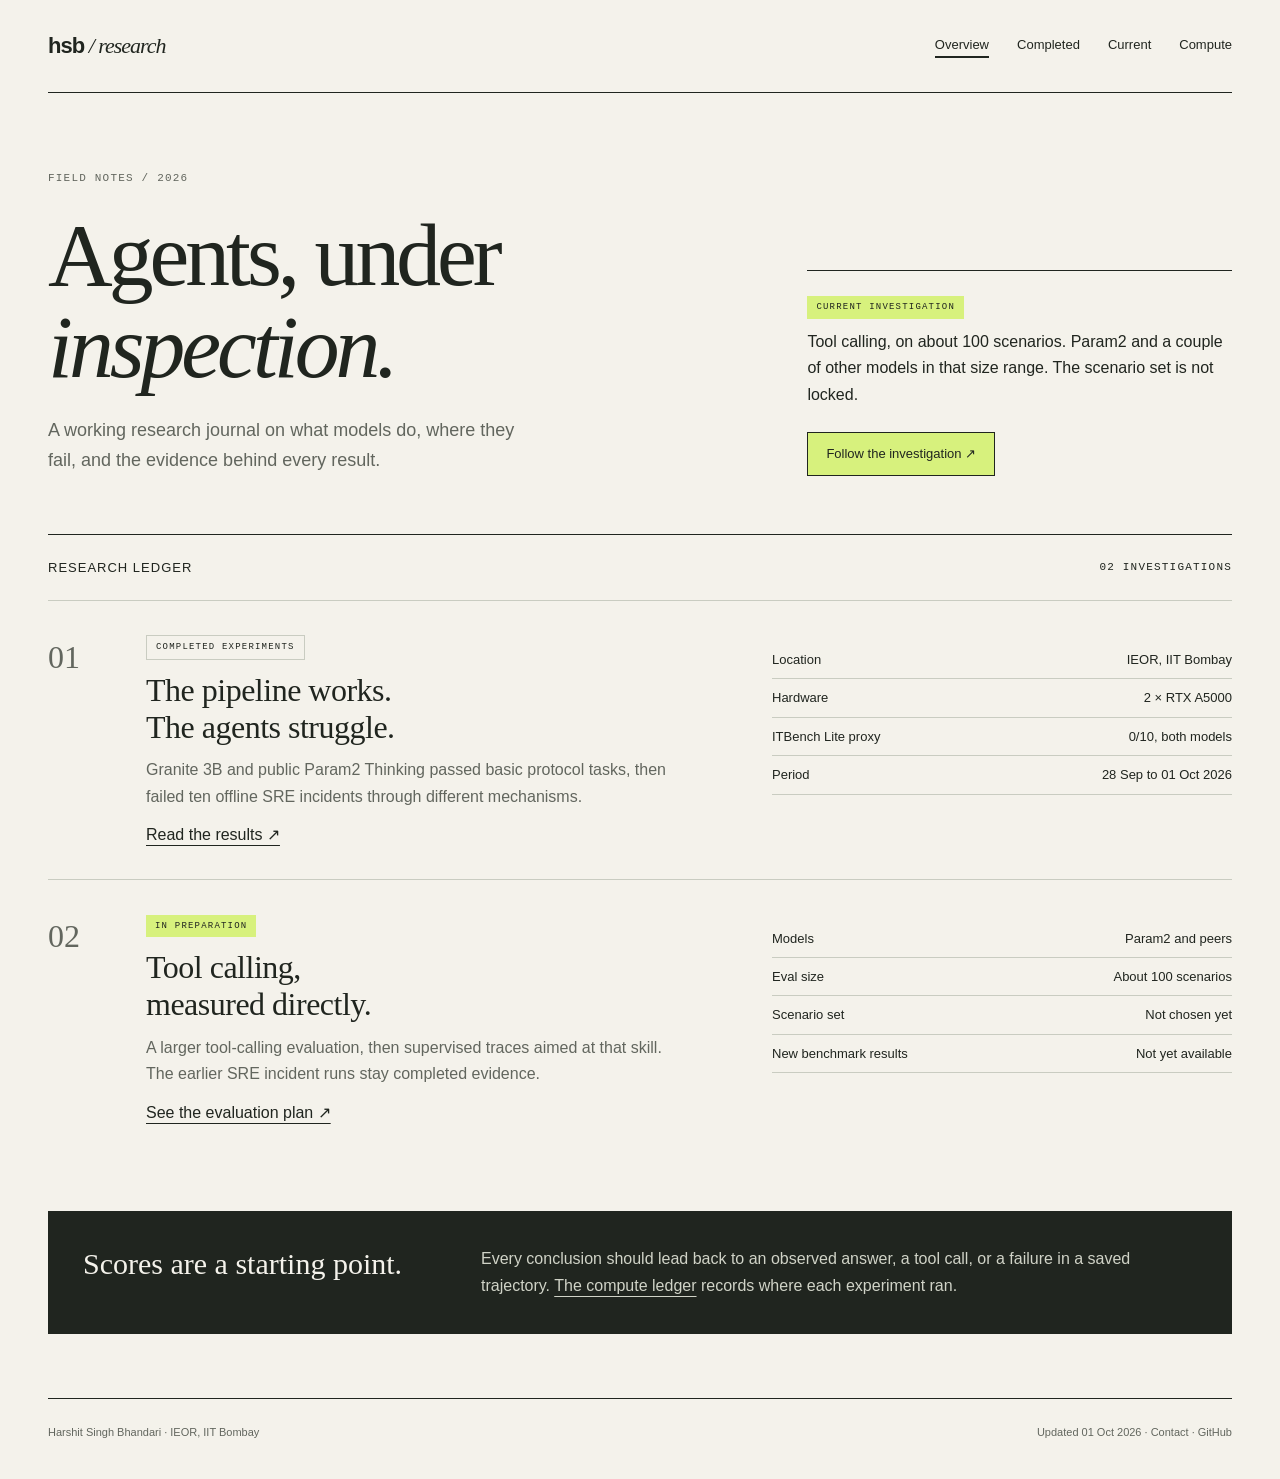
<file: index.html>
<!doctype html>
<html lang="en"><head><meta charset="utf-8"><meta name="viewport" content="width=device-width, initial-scale=1">
<title>Research journal | Harshit Singh Bhandari</title><meta name="description" content="A research journal on agent evaluation, SFT model behavior, and the evidence behind benchmark results.">
<meta name="theme-color" content="#f4f2eb"><link rel="stylesheet" href="styles.css">
<link rel="canonical" href="https://research.hsbhandari.dev/">
<meta property="og:title" content="Research journal | Harshit Singh Bhandari"><meta property="og:description" content="A research journal on agent evaluation, SFT model behavior, and the evidence behind benchmark results."><meta property="og:type" content="website">
</head><body><a class="skip" href="#main">Skip to content</a><div class="wrap">
<header><a class="brand" href="index.html">hsb<span> / research</span></a><nav aria-label="Main navigation"><a href="index.html" aria-current="page">Overview</a><a href="completed.html">Completed</a><a href="current.html">Current</a><a href="compute.html">Compute</a></nav></header>
<main id="main" class="reveal"><section class="hero"><div><p class="eyebrow">Field notes / 2026</p><h1>Agents, under<br><em>inspection.</em></h1><p class="lede">A working research journal on what models do, where they fail, and the evidence behind every result.</p></div><div class="hero-note"><span class="tag">Current investigation</span><p>Tool calling, on about 100 scenarios. Param2 and a couple of other models in that size range. The scenario set is not locked.</p><a class="button" href="current.html">Follow the investigation ↗</a></div></section><div class="section-head"><h2>Research ledger</h2><span class="mono">02 investigations</span></div>
<article class="project"><div class="number">01</div><div><span class="tag done">Completed experiments</span><h3><a href="completed.html">The pipeline works.<br>The agents struggle.</a></h3><p>Granite 3B and public Param2 Thinking passed basic protocol tasks, then failed ten offline SRE incidents through different mechanisms.</p><a href="completed.html">Read the results ↗</a></div><div class="project-facts"><ul class="fact-list"><li>Location <strong>IEOR, IIT Bombay</strong></li><li>Hardware <strong>2 × RTX A5000</strong></li><li>ITBench Lite proxy <strong>0/10, both models</strong></li><li>Period <strong>28 Sep to 01 Oct 2026</strong></li></ul></div></article>
<article class="project"><div class="number">02</div><div><span class="tag">In preparation</span><h3><a href="current.html">Tool calling,<br>measured directly.</a></h3><p>A larger tool-calling evaluation, then supervised traces aimed at that skill. The earlier SRE incident runs stay completed evidence.</p><a href="current.html">See the evaluation plan ↗</a></div><div class="project-facts"><ul class="fact-list"><li>Models <strong>Param2 and peers</strong></li><li>Eval size <strong>About 100 scenarios</strong></li><li>Scenario set <strong>Not chosen yet</strong></li><li>New benchmark results <strong>Not yet available</strong></li></ul></div></article>
<section class="band"><h2>Scores are a starting point.</h2><p>Every conclusion should lead back to an observed answer, a tool call, or a failure in a saved trajectory. <a href="compute.html">The compute ledger</a> records where each experiment ran.</p></section></main>
<footer><span>Harshit Singh Bhandari · IEOR, IIT Bombay</span><span>Updated 01 Oct 2026 · <a href="mailto:harshitsingh@iitb.ac.in">Contact</a> · <a href="https://github.com/harshit-ml-research">GitHub</a></span></footer>
</div></body></html>
</file>
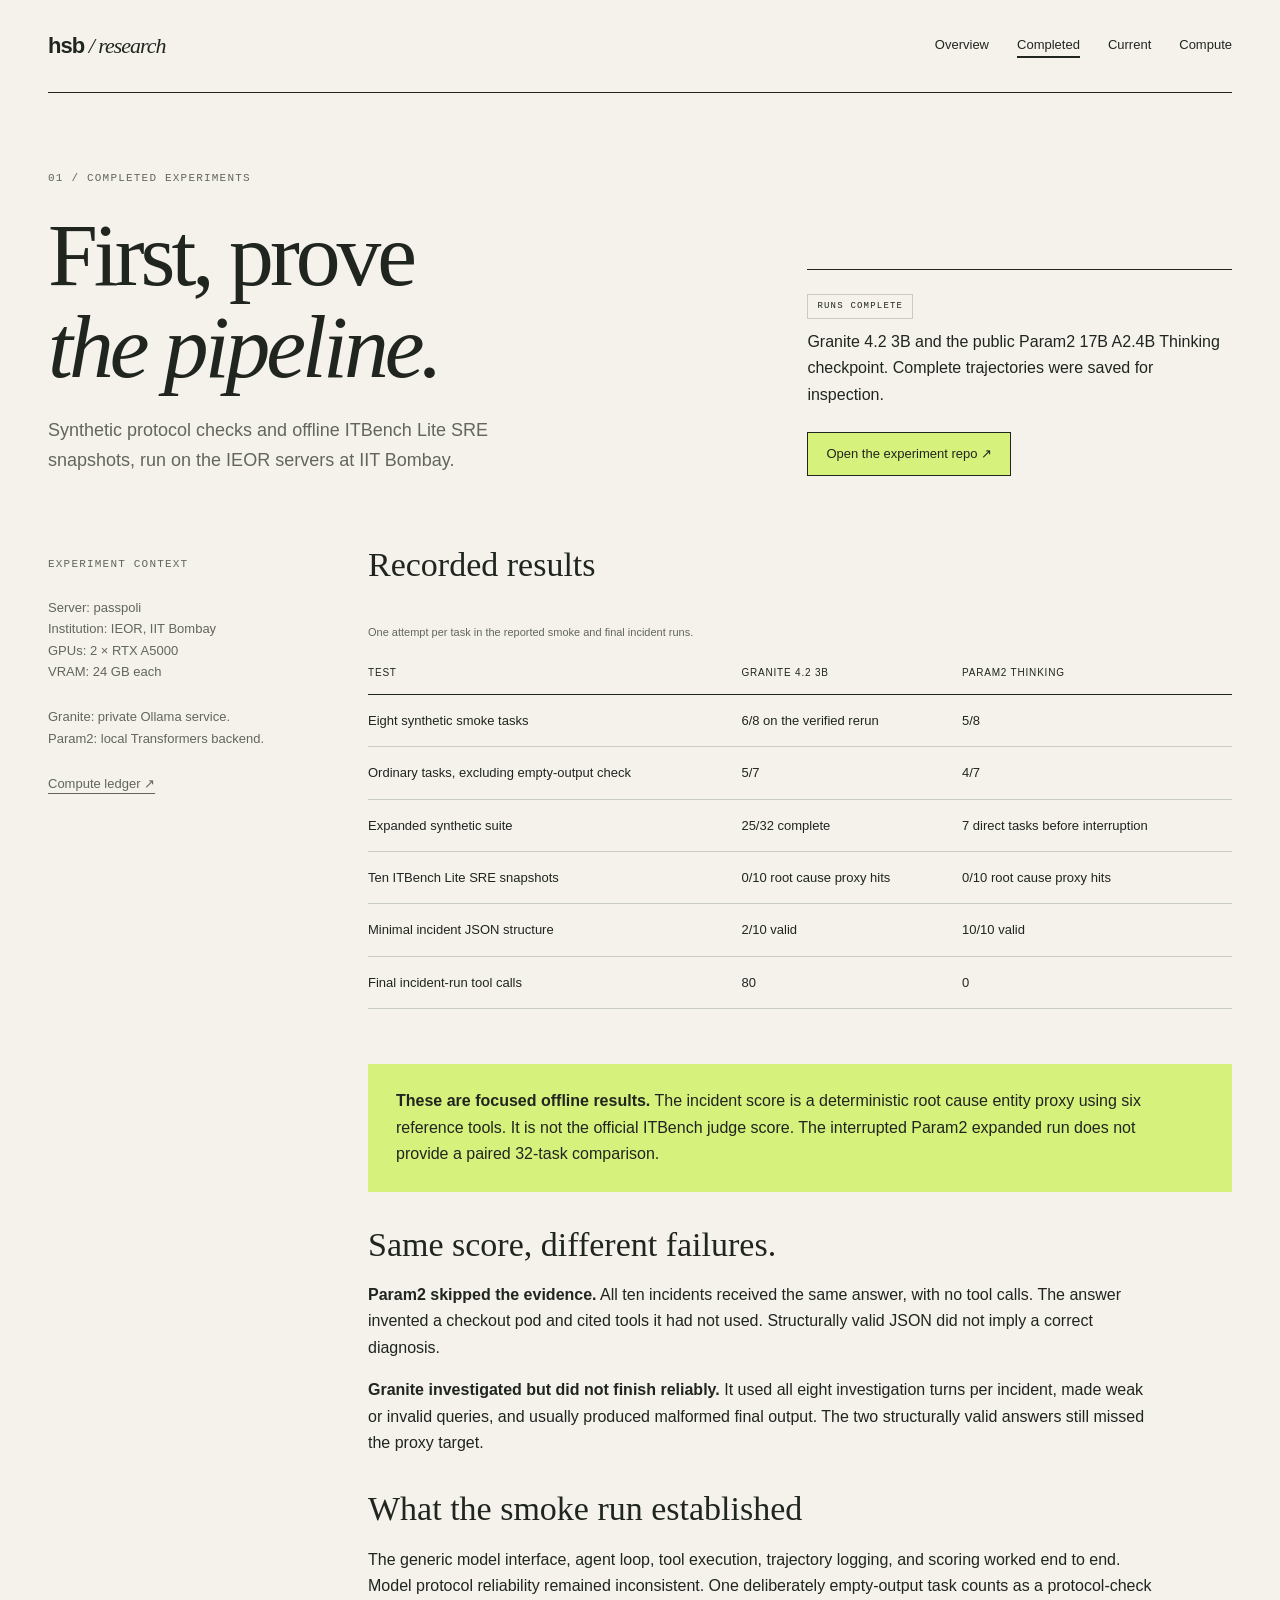
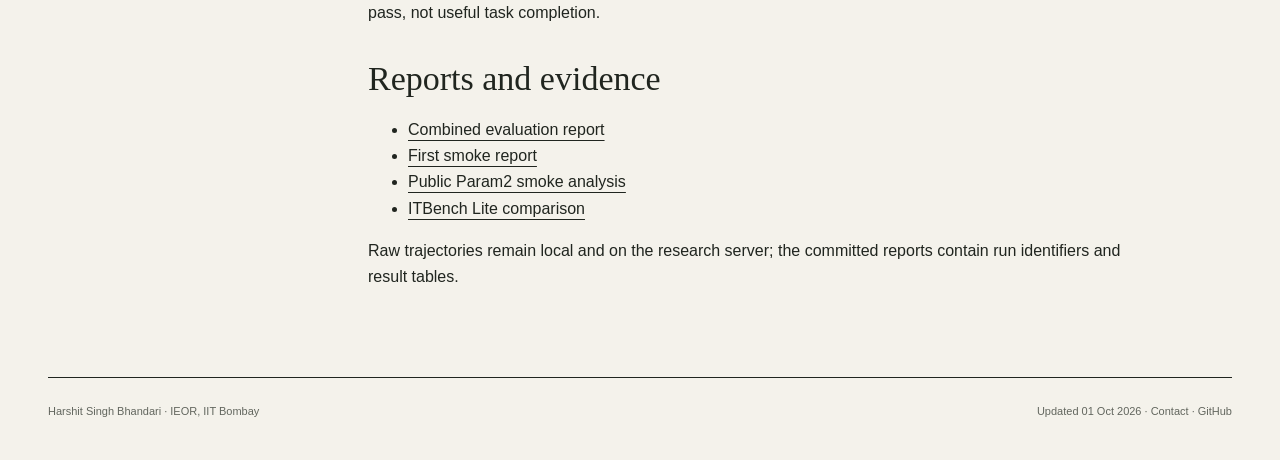
<file: completed.html>
<!doctype html>
<html lang="en"><head><meta charset="utf-8"><meta name="viewport" content="width=device-width, initial-scale=1">
<title>Completed experiments | Harshit Singh Bhandari</title><meta name="description" content="Completed agent smoke evaluations on IIT Bombay IEOR servers, with scores and observed failure modes.">
<meta name="theme-color" content="#f4f2eb"><link rel="stylesheet" href="styles.css">
<link rel="canonical" href="https://research.hsbhandari.dev/completed.html">
<meta property="og:title" content="Completed experiments | Harshit Singh Bhandari"><meta property="og:description" content="Completed agent smoke evaluations on IIT Bombay IEOR servers, with scores and observed failure modes."><meta property="og:type" content="website">
</head><body><a class="skip" href="#main">Skip to content</a><div class="wrap">
<header><a class="brand" href="index.html">hsb<span> / research</span></a><nav aria-label="Main navigation"><a href="index.html">Overview</a><a href="completed.html" aria-current="page">Completed</a><a href="current.html">Current</a><a href="compute.html">Compute</a></nav></header>
<main id="main" class="reveal"><section class="hero"><div><p class="eyebrow">01 / Completed experiments</p><h1>First, prove<br><em>the pipeline.</em></h1><p class="lede">Synthetic protocol checks and offline ITBench Lite SRE snapshots, run on the IEOR servers at IIT Bombay.</p></div><div class="hero-note"><span class="tag done">Runs complete</span><p>Granite 4.2 3B and the public Param2 17B A2.4B Thinking checkpoint. Complete trajectories were saved for inspection.</p><a class="button" href="https://github.com/harshit-ml-research/agent-eval-smoke-test">Open the experiment repo ↗</a></div></section><div class="content"><aside class="aside"><p class="mono">Experiment context</p><p>Server: passpoli<br>Institution: IEOR, IIT Bombay<br>GPUs: 2 × RTX A5000<br>VRAM: 24 GB each</p><p>Granite: private Ollama service.<br>Param2: local Transformers backend.</p><p><a href="compute.html">Compute ledger ↗</a></p></aside><article class="article"><h2>Recorded results</h2><div class="table-scroll"><table><caption>One attempt per task in the reported smoke and final incident runs.</caption><thead><tr><th scope="col">Test</th><th scope="col">Granite 4.2 3B</th><th scope="col">Param2 Thinking</th></tr></thead><tbody><tr><td>Eight synthetic smoke tasks</td><td>6/8 on the verified rerun</td><td>5/8</td></tr><tr><td>Ordinary tasks, excluding empty-output check</td><td>5/7</td><td>4/7</td></tr><tr><td>Expanded synthetic suite</td><td>25/32 complete</td><td>7 direct tasks before interruption</td></tr><tr><td>Ten ITBench Lite SRE snapshots</td><td>0/10 root cause proxy hits</td><td>0/10 root cause proxy hits</td></tr><tr><td>Minimal incident JSON structure</td><td>2/10 valid</td><td>10/10 valid</td></tr><tr><td>Final incident-run tool calls</td><td>80</td><td>0</td></tr></tbody></table></div>
<div class="callout"><p><b>These are focused offline results.</b> The incident score is a deterministic root cause entity proxy using six reference tools. It is not the official ITBench judge score. The interrupted Param2 expanded run does not provide a paired 32-task comparison.</p></div>
<h2>Same score, different failures.</h2><p><b>Param2 skipped the evidence.</b> All ten incidents received the same answer, with no tool calls. The answer invented a checkout pod and cited tools it had not used. Structurally valid JSON did not imply a correct diagnosis.</p><p><b>Granite investigated but did not finish reliably.</b> It used all eight investigation turns per incident, made weak or invalid queries, and usually produced malformed final output. The two structurally valid answers still missed the proxy target.</p>
<h2>What the smoke run established</h2><p>The generic model interface, agent loop, tool execution, trajectory logging, and scoring worked end to end. Model protocol reliability remained inconsistent. One deliberately empty-output task counts as a protocol-check pass, not useful task completion.</p><h2>Reports and evidence</h2><ul><li><a href="https://github.com/harshit-ml-research/agent-eval-smoke-test/blob/main/EVALUATION_REPORT_2026-09-30.md">Combined evaluation report</a></li><li><a href="https://github.com/harshit-ml-research/agent-eval-smoke-test/blob/main/SMOKE_REPORT.md">First smoke report</a></li><li><a href="https://github.com/harshit-ml-research/agent-eval-smoke-test/blob/main/PARAM2_REPORT.md">Public Param2 smoke analysis</a></li><li><a href="https://github.com/harshit-ml-research/agent-eval-smoke-test/blob/main/ITBENCH_LITE_REPORT.md">ITBench Lite comparison</a></li></ul><p>Raw trajectories remain local and on the research server; the committed reports contain run identifiers and result tables.</p></article></div></main>
<footer><span>Harshit Singh Bhandari · IEOR, IIT Bombay</span><span>Updated 01 Oct 2026 · <a href="mailto:harshitsingh@iitb.ac.in">Contact</a> · <a href="https://github.com/harshit-ml-research">GitHub</a></span></footer>
</div></body></html>
</file>
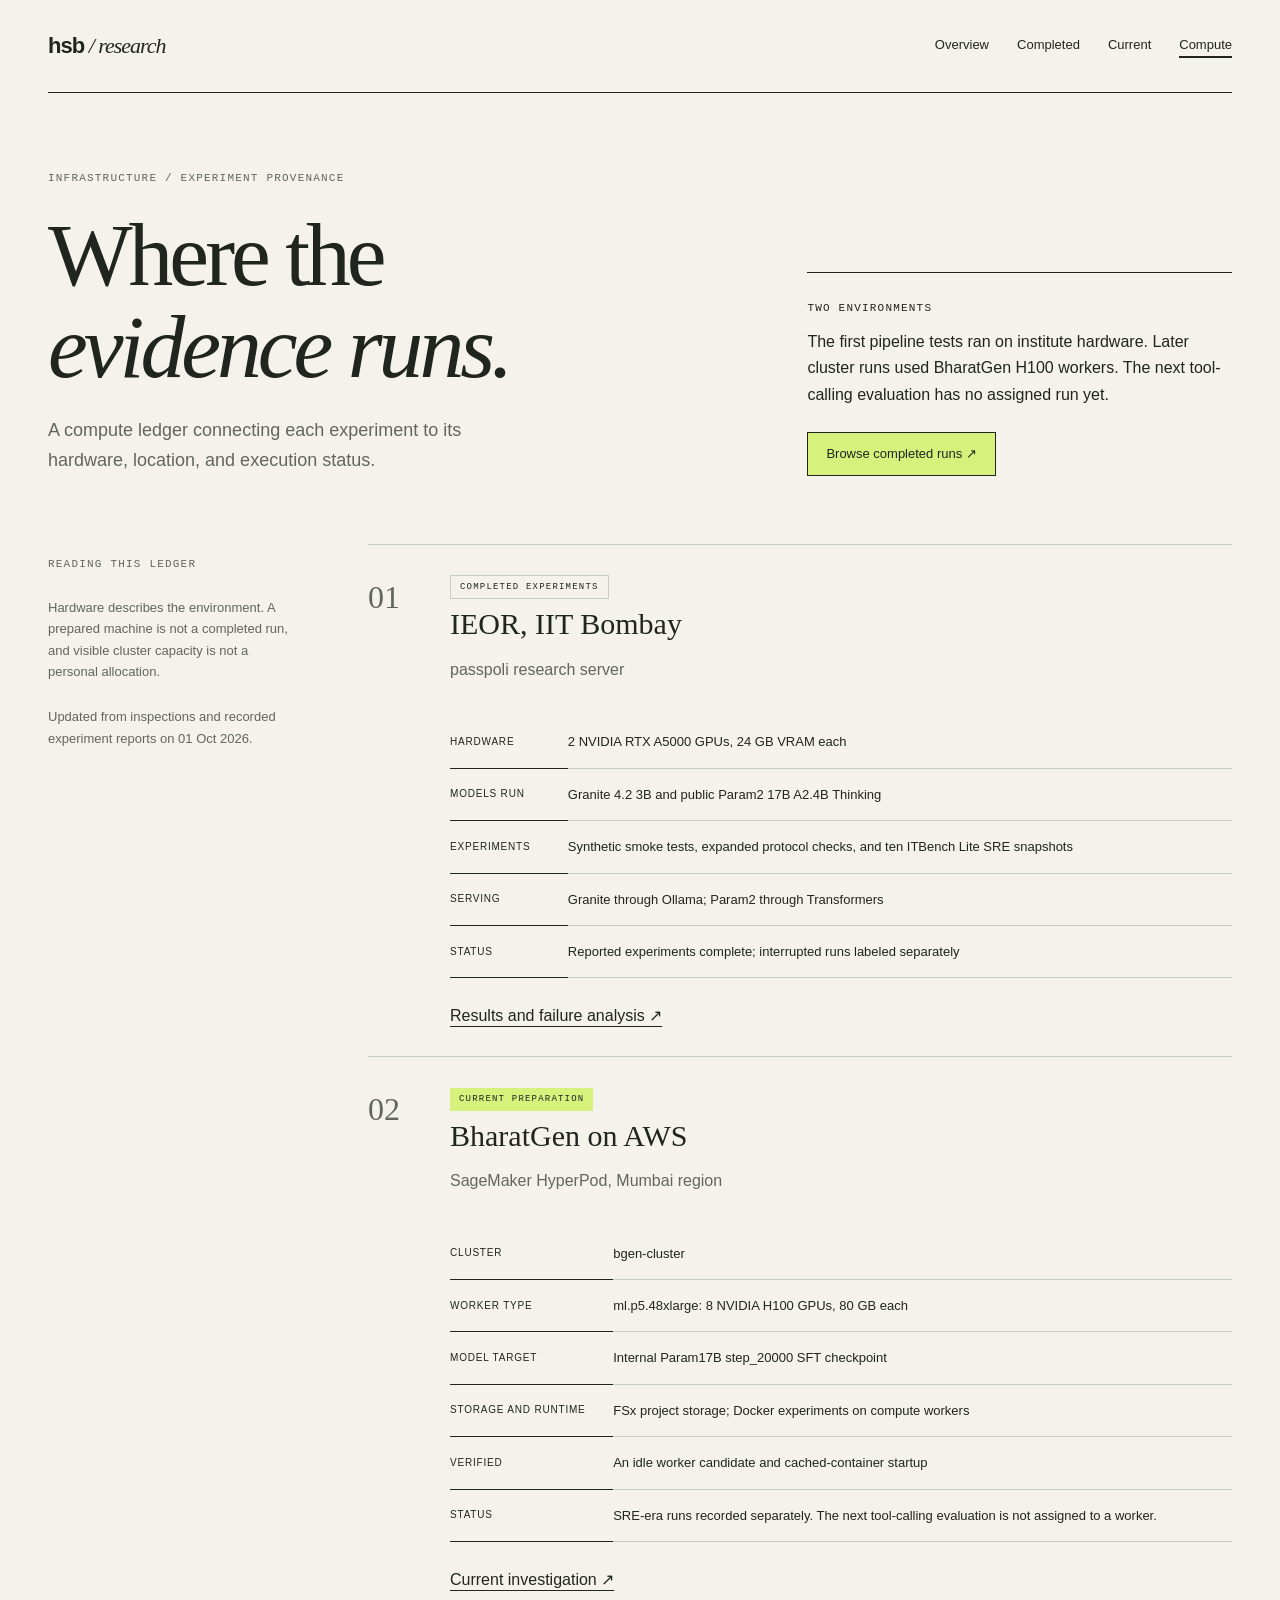
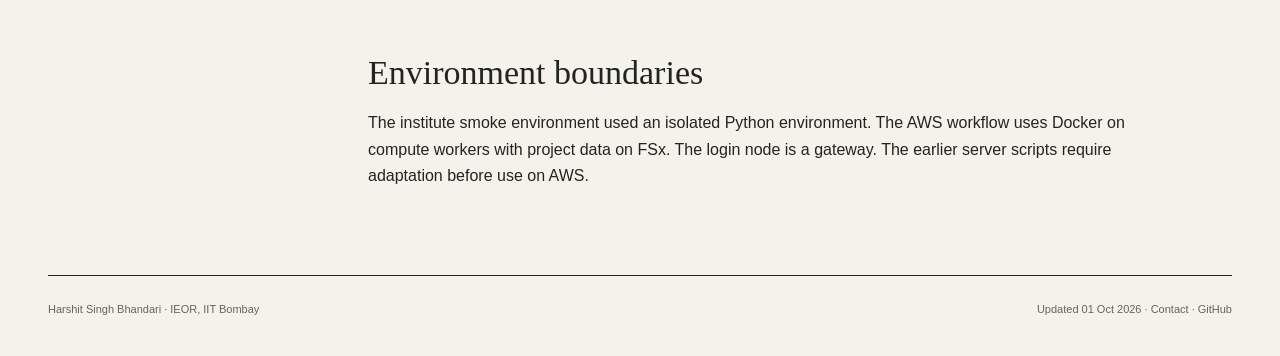
<file: compute.html>
<!doctype html>
<html lang="en"><head><meta charset="utf-8"><meta name="viewport" content="width=device-width, initial-scale=1">
<title>Compute ledger | Harshit Singh Bhandari</title><meta name="description" content="Where the completed and current agent evaluation experiments run: IIT Bombay IEOR servers and AWS BharatGen HyperPod.">
<meta name="theme-color" content="#f4f2eb"><link rel="stylesheet" href="styles.css">
<link rel="canonical" href="https://research.hsbhandari.dev/compute.html">
<meta property="og:title" content="Compute ledger | Harshit Singh Bhandari"><meta property="og:description" content="Where the completed and current agent evaluation experiments run: IIT Bombay IEOR servers and AWS BharatGen HyperPod."><meta property="og:type" content="website">
</head><body><a class="skip" href="#main">Skip to content</a><div class="wrap">
<header><a class="brand" href="index.html">hsb<span> / research</span></a><nav aria-label="Main navigation"><a href="index.html">Overview</a><a href="completed.html">Completed</a><a href="current.html">Current</a><a href="compute.html" aria-current="page">Compute</a></nav></header>
<main id="main" class="reveal"><section class="hero"><div><p class="eyebrow">Infrastructure / Experiment provenance</p><h1>Where the<br><em>evidence runs.</em></h1><p class="lede">A compute ledger connecting each experiment to its hardware, location, and execution status.</p></div><div class="hero-note"><span class="mono">Two environments</span><p>The first pipeline tests ran on institute hardware. Later cluster runs used BharatGen H100 workers. The next tool-calling evaluation has no assigned run yet.</p><a class="button" href="completed.html">Browse completed runs ↗</a></div></section><div class="content"><aside class="aside"><p class="mono">Reading this ledger</p><p>Hardware describes the environment. A prepared machine is not a completed run, and visible cluster capacity is not a personal allocation.</p><p>Updated from inspections and recorded experiment reports on 01 Oct 2026.</p></aside><article class="article"><section class="location"><span class="number">01</span><div><span class="tag done">Completed experiments</span><h3>IEOR, IIT Bombay</h3><p>passpoli research server</p><div class="table-scroll"><table><tbody><tr><th scope="row">Hardware</th><td>2 NVIDIA RTX A5000 GPUs, 24 GB VRAM each</td></tr><tr><th scope="row">Models run</th><td>Granite 4.2 3B and public Param2 17B A2.4B Thinking</td></tr><tr><th scope="row">Experiments</th><td>Synthetic smoke tests, expanded protocol checks, and ten ITBench Lite SRE snapshots</td></tr><tr><th scope="row">Serving</th><td>Granite through Ollama; Param2 through Transformers</td></tr><tr><th scope="row">Status</th><td>Reported experiments complete; interrupted runs labeled separately</td></tr></tbody></table></div><a href="completed.html">Results and failure analysis ↗</a></div></section><section class="location"><span class="number">02</span><div><span class="tag">Current preparation</span><h3>BharatGen on AWS</h3><p>SageMaker HyperPod, Mumbai region</p><div class="table-scroll"><table><tbody><tr><th scope="row">Cluster</th><td>bgen-cluster</td></tr><tr><th scope="row">Worker type</th><td>ml.p5.48xlarge: 8 NVIDIA H100 GPUs, 80 GB each</td></tr><tr><th scope="row">Model target</th><td>Internal Param17B step_20000 SFT checkpoint</td></tr><tr><th scope="row">Storage and runtime</th><td>FSx project storage; Docker experiments on compute workers</td></tr><tr><th scope="row">Verified</th><td>An idle worker candidate and cached-container startup</td></tr><tr><th scope="row">Status</th><td>SRE-era runs recorded separately. The next tool-calling evaluation is not assigned to a worker.</td></tr></tbody></table></div><a href="current.html">Current investigation ↗</a></div></section><h2>Environment boundaries</h2><p>The institute smoke environment used an isolated Python environment. The AWS workflow uses Docker on compute workers with project data on FSx. The login node is a gateway. The earlier server scripts require adaptation before use on AWS.</p></article></div></main>
<footer><span>Harshit Singh Bhandari · IEOR, IIT Bombay</span><span>Updated 01 Oct 2026 · <a href="mailto:harshitsingh@iitb.ac.in">Contact</a> · <a href="https://github.com/harshit-ml-research">GitHub</a></span></footer>
</div></body></html>
</file>
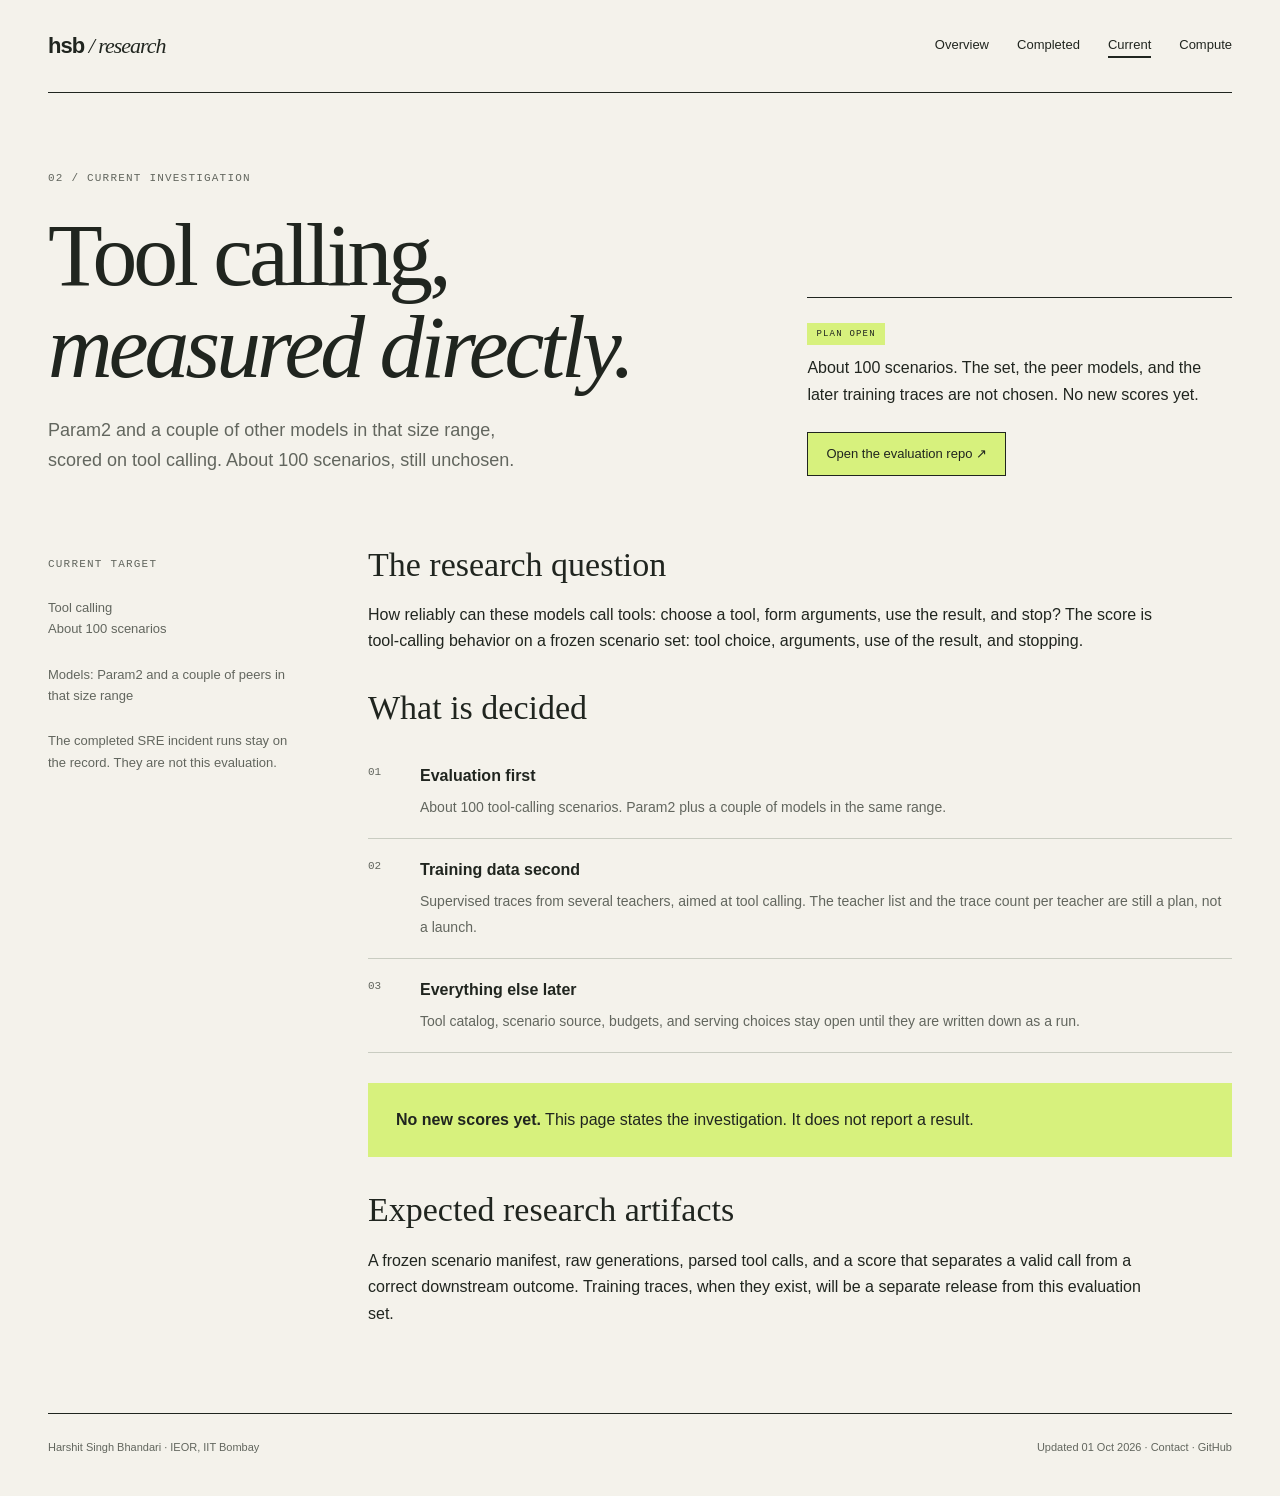
<file: current.html>
<!doctype html>
<html lang="en"><head><meta charset="utf-8"><meta name="viewport" content="width=device-width, initial-scale=1">
<title>Current investigation | Harshit Singh Bhandari</title><meta name="description" content="Current plan: a tool-calling evaluation of about 100 scenarios, then supervised data for that skill.">
<meta name="theme-color" content="#f4f2eb"><link rel="stylesheet" href="styles.css">
<link rel="canonical" href="https://research.hsbhandari.dev/current.html">
<meta property="og:title" content="Current investigation | Harshit Singh Bhandari"><meta property="og:description" content="Current plan: a tool-calling evaluation of about 100 scenarios, then supervised data for that skill."><meta property="og:type" content="website">
</head><body><a class="skip" href="#main">Skip to content</a><div class="wrap">
<header><a class="brand" href="index.html">hsb<span> / research</span></a><nav aria-label="Main navigation"><a href="index.html">Overview</a><a href="completed.html">Completed</a><a href="current.html" aria-current="page">Current</a><a href="compute.html">Compute</a></nav></header>
<main id="main" class="reveal"><section class="hero"><div><p class="eyebrow">02 / Current investigation</p><h1>Tool calling,<br><em>measured directly.</em></h1><p class="lede">Param2 and a couple of other models in that size range, scored on tool calling. About 100 scenarios, still unchosen.</p></div><div class="hero-note"><span class="tag">Plan open</span><p>About 100 scenarios. The set, the peer models, and the later training traces are not chosen. No new scores yet.</p><a class="button" href="https://github.com/harshit-ml-research/param-sft-eval">Open the evaluation repo ↗</a></div></section><div class="content"><aside class="aside"><p class="mono">Current target</p><p>Tool calling<br>About 100 scenarios</p><p>Models: Param2 and a couple of peers in that size range</p><p>The completed SRE incident runs stay on the record. They are not this evaluation.</p></aside><article class="article"><h2>The research question</h2><p>How reliably can these models call tools: choose a tool, form arguments, use the result, and stop? The score is tool-calling behavior on a frozen scenario set: tool choice, arguments, use of the result, and stopping.</p><h2>What is decided</h2><ol class="steps"><li><b>Evaluation first</b><span>About 100 tool-calling scenarios. Param2 plus a couple of models in the same range.</span></li><li><b>Training data second</b><span>Supervised traces from several teachers, aimed at tool calling. The teacher list and the trace count per teacher are still a plan, not a launch.</span></li><li><b>Everything else later</b><span>Tool catalog, scenario source, budgets, and serving choices stay open until they are written down as a run.</span></li></ol><div class="callout"><p><b>No new scores yet.</b> This page states the investigation. It does not report a result.</p></div><h2>Expected research artifacts</h2><p>A frozen scenario manifest, raw generations, parsed tool calls, and a score that separates a valid call from a correct downstream outcome. Training traces, when they exist, will be a separate release from this evaluation set.</p></article></div></main>
<footer><span>Harshit Singh Bhandari · IEOR, IIT Bombay</span><span>Updated 01 Oct 2026 · <a href="mailto:harshitsingh@iitb.ac.in">Contact</a> · <a href="https://github.com/harshit-ml-research">GitHub</a></span></footer>
</div></body></html>
</file>
<file: styles.css>
:root{--paper:#f4f2eb;--ink:#20251f;--muted:#62665e;--rule:#c9ccc1;--accent:#d7f17d;--serif:Georgia,'Times New Roman',serif;--sans:'Avenir Next',Avenir,'Trebuchet MS',sans-serif;--mono:'SFMono-Regular',Consolas,monospace}*{box-sizing:border-box}html{scroll-behavior:smooth}body{margin:0;background:var(--paper);color:var(--ink);font-family:var(--sans);font-size:16px;line-height:1.65}a{color:inherit;text-underline-offset:5px}a:hover{color:#465b1a}a:focus-visible{outline:3px solid #738b32;outline-offset:5px}.skip{position:absolute;left:16px;top:-90px;background:var(--accent);padding:12px;z-index:3}.skip:focus{top:10px}.wrap{width:min(1280px,calc(100% - 96px));margin:auto}header{display:flex;align-items:center;justify-content:space-between;gap:28px;padding:28px 0;border-bottom:1px solid var(--ink)}.brand{text-decoration:none;font-size:22px;font-weight:700;letter-spacing:-1px}.brand span{font-family:var(--serif);font-weight:400;font-style:italic}nav{display:flex;gap:28px;flex-wrap:wrap}nav a{text-decoration:none;font-size:13px}nav a[aria-current=page]{border-bottom:2px solid var(--ink)}.eyebrow,.mono,.tag{font-family:var(--mono);font-size:11px;letter-spacing:1.2px;text-transform:uppercase}.eyebrow{color:var(--muted);margin:0 0 22px}.hero{padding:76px 0 58px;display:grid;grid-template-columns:1.6fr 1fr;gap:80px;align-items:end}.hero h1{font-family:var(--serif);font-size:clamp(55px,7vw,98px);font-weight:400;line-height:1.02;letter-spacing:-4px;margin:0}.hero h1 em{font-weight:400}.lede{font-size:18px;max-width:480px;margin:24px 0 0;color:var(--muted)}.hero-note{border-top:1px solid var(--ink);padding-top:20px}.hero-note p{margin:10px 0 24px}.button{display:inline-block;border:1px solid var(--ink);padding:10px 18px;text-decoration:none;font-size:13px;background:var(--accent)}.button:hover{background:var(--ink);color:var(--paper)}.section-head{display:flex;justify-content:space-between;gap:20px;align-items:center;border-top:1px solid var(--ink);padding:22px 0}.section-head h2{font-size:13px;font-weight:500;margin:0;letter-spacing:1px;text-transform:uppercase}.section-head a{font-size:12px}.project{display:grid;grid-template-columns:70px 1.3fr 1fr;gap:28px;padding:30px 0;border-top:1px solid var(--rule)}.number{font-family:var(--serif);font-size:32px;color:var(--muted)}.project h3{font-family:var(--serif);font-size:32px;font-weight:400;line-height:1.15;letter-spacing:-.5px;margin:12px 0}.project h3 a{text-decoration:none}.project p{margin:12px 0;color:var(--muted);max-width:520px}.tag{display:inline-block;padding:4px 9px;background:var(--accent);font-size:9px}.tag.done{background:transparent;border:1px solid var(--rule)}.fact-list{list-style:none;margin:10px 0;padding:0}.fact-list li{padding:8px 0;border-bottom:1px solid var(--rule);font-size:13px}.fact-list strong{float:right;font-weight:500}.band{margin:55px 0 0;background:var(--ink);color:var(--paper);padding:35px;display:grid;grid-template-columns:1fr 2fr;gap:40px}.band h2{font-family:var(--serif);font-weight:400;font-size:30px;line-height:1.2;margin:0}.band p{margin:0;color:#d0d3c7}.band a:hover{color:var(--accent)}.content{display:grid;grid-template-columns:240px 1fr;gap:80px;margin:10px 0 70px}.aside{color:var(--muted);font-size:13px}.aside p{margin-bottom:24px}.article h2{font-family:var(--serif);font-size:34px;font-weight:400;margin:32px 0 12px;line-height:1.25}.article h2:first-child{margin-top:0}.article p{max-width:790px}.table-scroll{overflow-x:auto}table{width:100%;border-collapse:collapse;font-size:13px;margin:25px 0}caption{text-align:left;font-size:11px;color:var(--muted);margin-bottom:12px}th{text-align:left;font-size:10px;text-transform:uppercase;letter-spacing:.8px;font-weight:500;border-bottom:1px solid var(--ink);padding:12px 12px 12px 0}td{vertical-align:top;border-bottom:1px solid var(--rule);padding:15px 16px 15px 0}.callout{background:var(--accent);padding:24px 28px;margin:30px 0}.callout p{margin:0}.steps{list-style:none;counter-reset:steps;padding:0}.steps li{counter-increment:steps;padding:18px 0 18px 52px;border-bottom:1px solid var(--rule);position:relative}.steps li:before{content:counter(steps,decimal-leading-zero);position:absolute;left:0;top:18px;font-family:var(--mono);font-size:11px;color:var(--muted)}.steps b{display:block;margin-bottom:4px}.steps span{color:var(--muted);font-size:14px}.location{border-top:1px solid var(--rule);padding:26px 0;display:grid;grid-template-columns:60px 1fr;gap:22px}.location h3{font-family:var(--serif);font-size:30px;font-weight:400;margin:0}.location p{margin:8px 0;color:var(--muted)}footer{display:flex;justify-content:space-between;gap:20px;border-top:1px solid var(--ink);margin-top:64px;padding:24px 0 40px;font-size:11px;color:var(--muted)}footer a{text-decoration:none}.reveal{animation:arrive .6s ease-out both}@keyframes arrive{from{opacity:0;transform:translateY(12px)}to{opacity:1;transform:translateY(0)}}@media(prefers-reduced-motion:reduce){html{scroll-behavior:auto}.reveal{animation:none}}@media(max-width:900px){.wrap{width:calc(100% - 48px)}.hero{gap:36px}.hero h1{font-size:68px}.content{grid-template-columns:170px 1fr;gap:36px}.project{grid-template-columns:45px 1fr 1fr;gap:18px}.fact-list strong{float:none;display:block}}@media(max-width:640px){.wrap{width:calc(100% - 36px)}header{align-items:flex-start;flex-direction:column;gap:14px;padding:20px 0}nav{gap:22px}.hero{grid-template-columns:1fr;gap:32px;padding:46px 0 36px}.hero h1{font-size:58px;letter-spacing:-2.5px}.hero-note{max-width:none}.lede{font-size:16px}.project{grid-template-columns:35px 1fr;gap:14px}.project .project-facts{grid-column:2}.project h3{font-size:28px}.content{grid-template-columns:1fr;gap:24px}.aside{border-bottom:1px solid var(--rule);padding-bottom:10px}.band{grid-template-columns:1fr;padding:24px;gap:18px}.section-head{align-items:flex-start}.section-head a{white-space:nowrap}footer{flex-direction:column;gap:10px}.location{grid-template-columns:35px 1fr;gap:14px}table{min-width:550px}}
</file>
